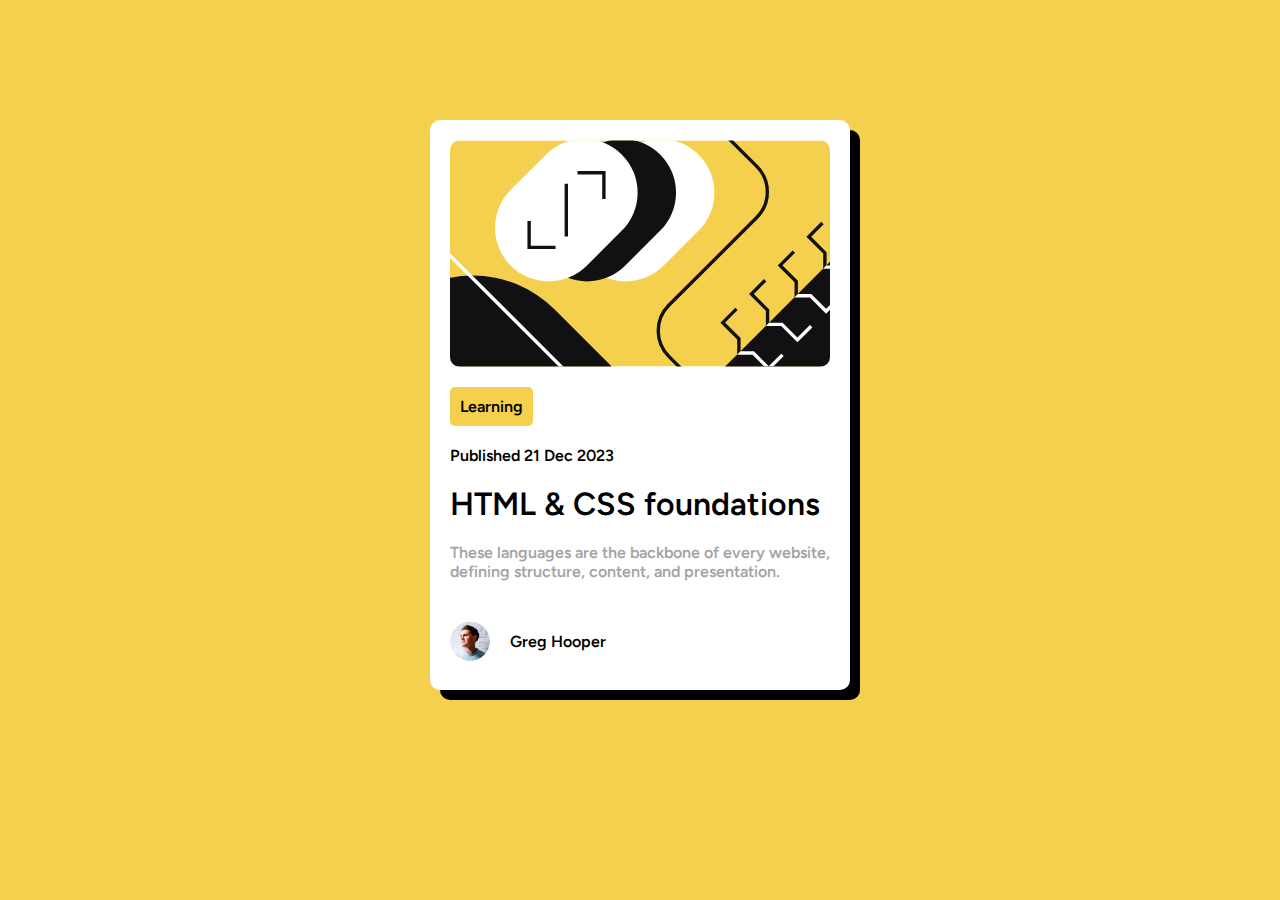
<file: blog-preview-card-main/index.html>
<!DOCTYPE html>
<html lang="en">
<head>
  <meta charset="UTF-8">
  <meta name="viewport" content="width=device-width, initial-scale=1.0">
  <title>Preview card</title>
  <link rel="stylesheet" href="./main.css">
</head>
<body>
  
    <div class="box">
      <img src="./assets/images/illustration-article.svg" alt="" class="image">

      <h4 class="learning">Learning</h4>

      <p class="publish-date">Published 21 Dec 2023</p>

      <a href="!#" class="title"><h1 class="title">HTML & CSS foundations</h1></a>

      <p class="desc">These languages are the backbone of every website, defining structure, content, and presentation.</p>

    
        <a href="#!" class="acc_link">
          <img src="./assets/images/image-avatar.webp" alt="" class="acc-logo">
          <h4 class="acc-name">Greg Hooper</h4>
        </a>
    
    </div>
</body>
</html>
</file>
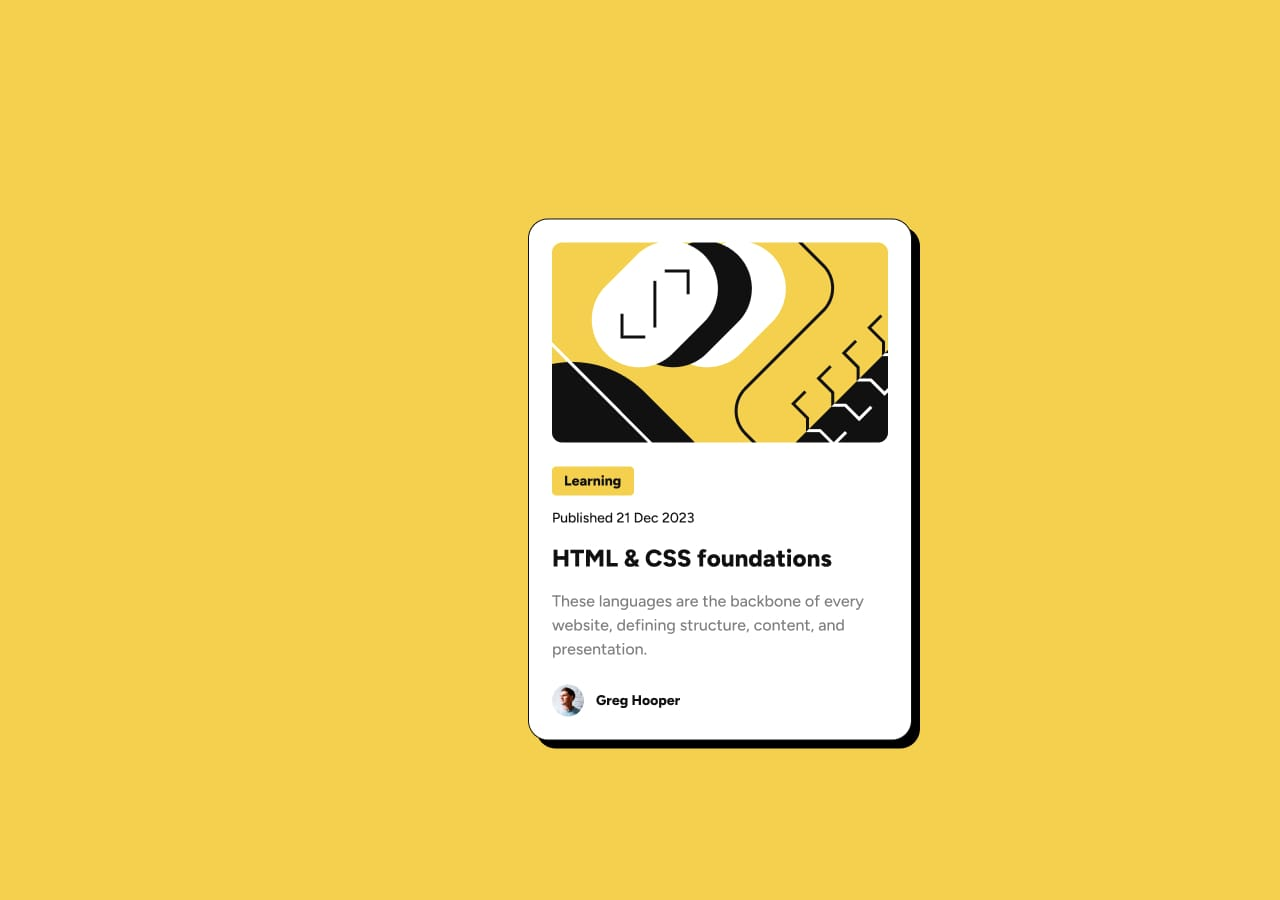
<file: blog-preview-card-main/design/ruler.html>
<!DOCTYPE html>
<html lang="en">
<head>
    <meta charset="UTF-8">
    <meta name="viewport" content="width=device-width, initial-scale=1.0">
    <title>Document</title>
    <style>
        *{
            margin: 0;
            padding: 0;
        }
        body{
            background-image: url(./desktop-design.jpg);
        }
    </style>
</head>
<body>
</body>
</html>
</file>
<file: blog-preview-card-main/main.css>
@import url(./fonts.css);

* {
    margin: 0;
    padding: 0;
    box-sizing: border-box;
}

a{
    text-decoration: none;
}

:root {
    --light-yellow: #F5D04E;
    --figtree: "Figtree";
}

body {
    background-color: var(--light-yellow);
}

/* 
w210
h285

*/
.box {
    width: 420px;
    height: 570px;
    border-radius: 10px;
    margin: 120px auto;
    background-color: #FFF;
    box-shadow: 10px 10px 0px black;
    display: flex;
    flex-direction: column;
    padding-left: 20px;
    padding-right: 20px;
    row-gap: 20px;
}

.image {
    margin-top: 20px;
    border-radius: 10px;
}

.learning {
    padding: 10px;
    background-color: var(--light-yellow);

    display: block;
    width: max-content;
    font-family: var(--figtree);
    border-radius: 5px;
    font-weight: 700;
}

.publish-date {
    font-family: var(--figtree);
}

.desc{
    color: #A4A4A4;
    font-family: var(--figtree);
    font-weight: 400;
    text-decoration-style: 18px;
}

.acc_link {
    display: flex;
    align-items: center;
    column-gap: 20px;
    margin-top: 20px;
}
.acc-logo {
    width: 40px;
    height: 40px;
    border-radius: 50%;
}
.acc-name {
    font-family: var(--figtree);
    color: black;
}

.title{
    font-family: var(--figtree);
    transition: .5s;
    color: black;
}

.title:hover{
    color: var(--light-yellow);
}
</file>
